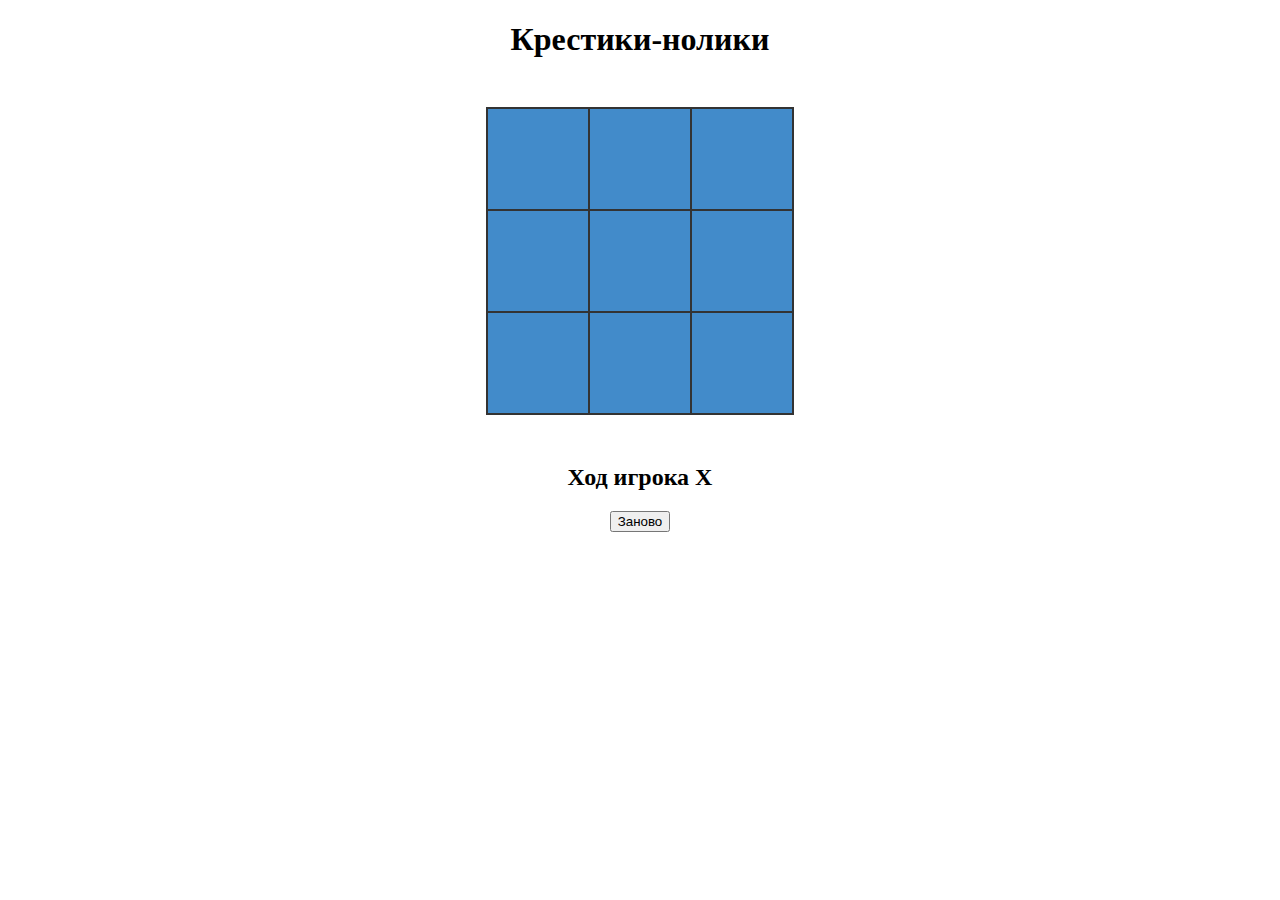
<file: krestiki_noliki/index.html>
<!doctype html>
<html lang="en">
<head>
    <meta charset="UTF-8">
    <meta name="viewport"
          content="width=device-width, user-scalable=no, initial-scale=1.0, maximum-scale=1.0, minimum-scale=1.0">
    <meta http-equiv="X-UA-Compatible" content="ie=edge">
    <title>Крестики-нолики</title>
    <link rel="stylesheet" href="style.css">
</head>
<body>
<section>
    <h1 class="game--title">Крестики-нолики</h1>
    <div class="game--container">
        <div data-cell-index="0" class="cell"></div>
        <div data-cell-index="1" class="cell"></div>
        <div data-cell-index="2" class="cell"></div>
        <div data-cell-index="3" class="cell"></div>
        <div data-cell-index="4" class="cell"></div>
        <div data-cell-index="5" class="cell"></div>
        <div data-cell-index="6" class="cell"></div>
        <div data-cell-index="7" class="cell"></div>
        <div data-cell-index="8" class="cell"></div>
    </div>
    <h2 class="game--status"></h2>
    <button class="game--restart">Заново</button>
</section>

<script src="script.js"></script>
</body>
</html>
</file>
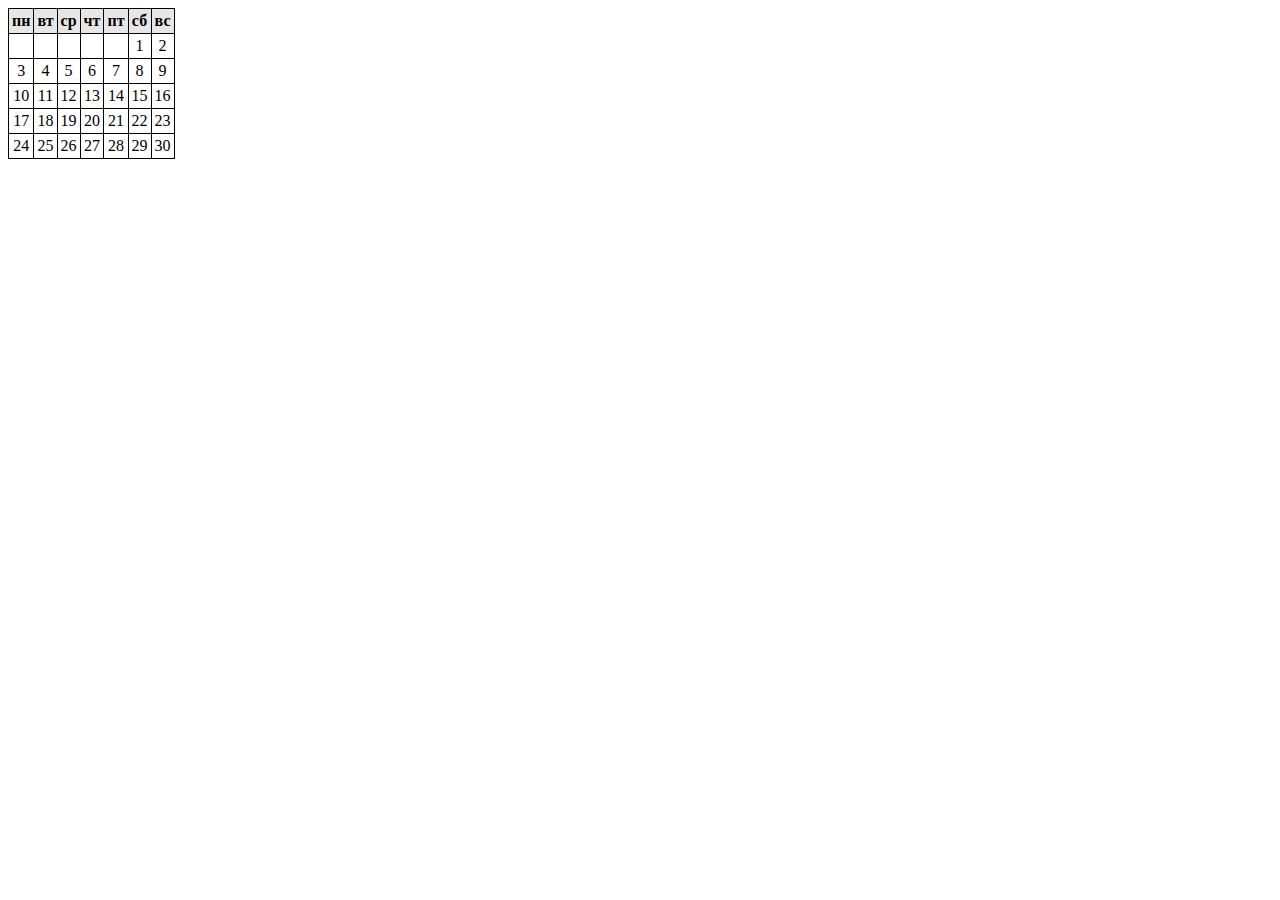
<file: seminar 11-12/index.html>
<?xml version="1.0" encoding="UTF-8"?>
<!DOCTYPE html
        PUBLIC "-//W3C//DTD XHTML 1.0 Transitional//EN"
        "http://www.w3.org/TR/xhtml1/DTD/xhtml1-transitional.dtd">
<html xmlns="http://www.w3.org/1999/xhtml" xml:lang="en" lang="en">
<head>
    <script src="script2.js"></script>
    <style>
        table {
            border-collapse: collapse;
        }

        td,
        th {
            border: 1px solid black;
            padding: 3px;
            text-align: center;
        }

        th {
            font-weight: bold;
            background-color: #E6E6E6;
        }
    </style>
</head>

<body>


<div id="calendar"></div>

<script>
    function createCalendar(elem, year, month) {

        let mon = month - 1; // месяцы в JS идут от 0 до 11, а не от 1 до 12
        let d = new Date(year, mon);

        let table = '<table><tr><th>пн</th><th>вт</th><th>ср</th><th>чт</th><th>пт</th><th>сб</th><th>вс</th></tr><tr>';

        // пробелы для первого ряда
        // с понедельника до первого дня месяца
        // * * * 1  2  3  4
        for (let i = 0; i < getDay(d); i++) {
            table += '<td></td>';
        }

        // <td> ячейки календаря с датами
        while (d.getMonth() == mon) {
            table += '<td>' + d.getDate() + '</td>';

            if (getDay(d) % 7 == 6) { // вс, последний день - перевод строки
                table += '</tr><tr>';
            }

            d.setDate(d.getDate() + 1);
        }

        // добить таблицу пустыми ячейками, если нужно
        // 29 30 31 * * * *
        if (getDay(d) != 0) {
            for (let i = getDay(d); i < 7; i++) {
                table += '<td></td>';
            }
        }

        // закрыть таблицу
        table += '</tr></table>';

        elem.innerHTML = table;
    }

    function getDay(date) { // получить номер дня недели, от 0 (пн) до 6 (вс)
        let day = date.getDay();
        if (day == 0) day = 7; // сделать воскресенье (0) последним днем
        return day - 1;
    }

    createCalendar(calendar, 2012, 9);
</script>

</body>
</html>
</html>
</file>
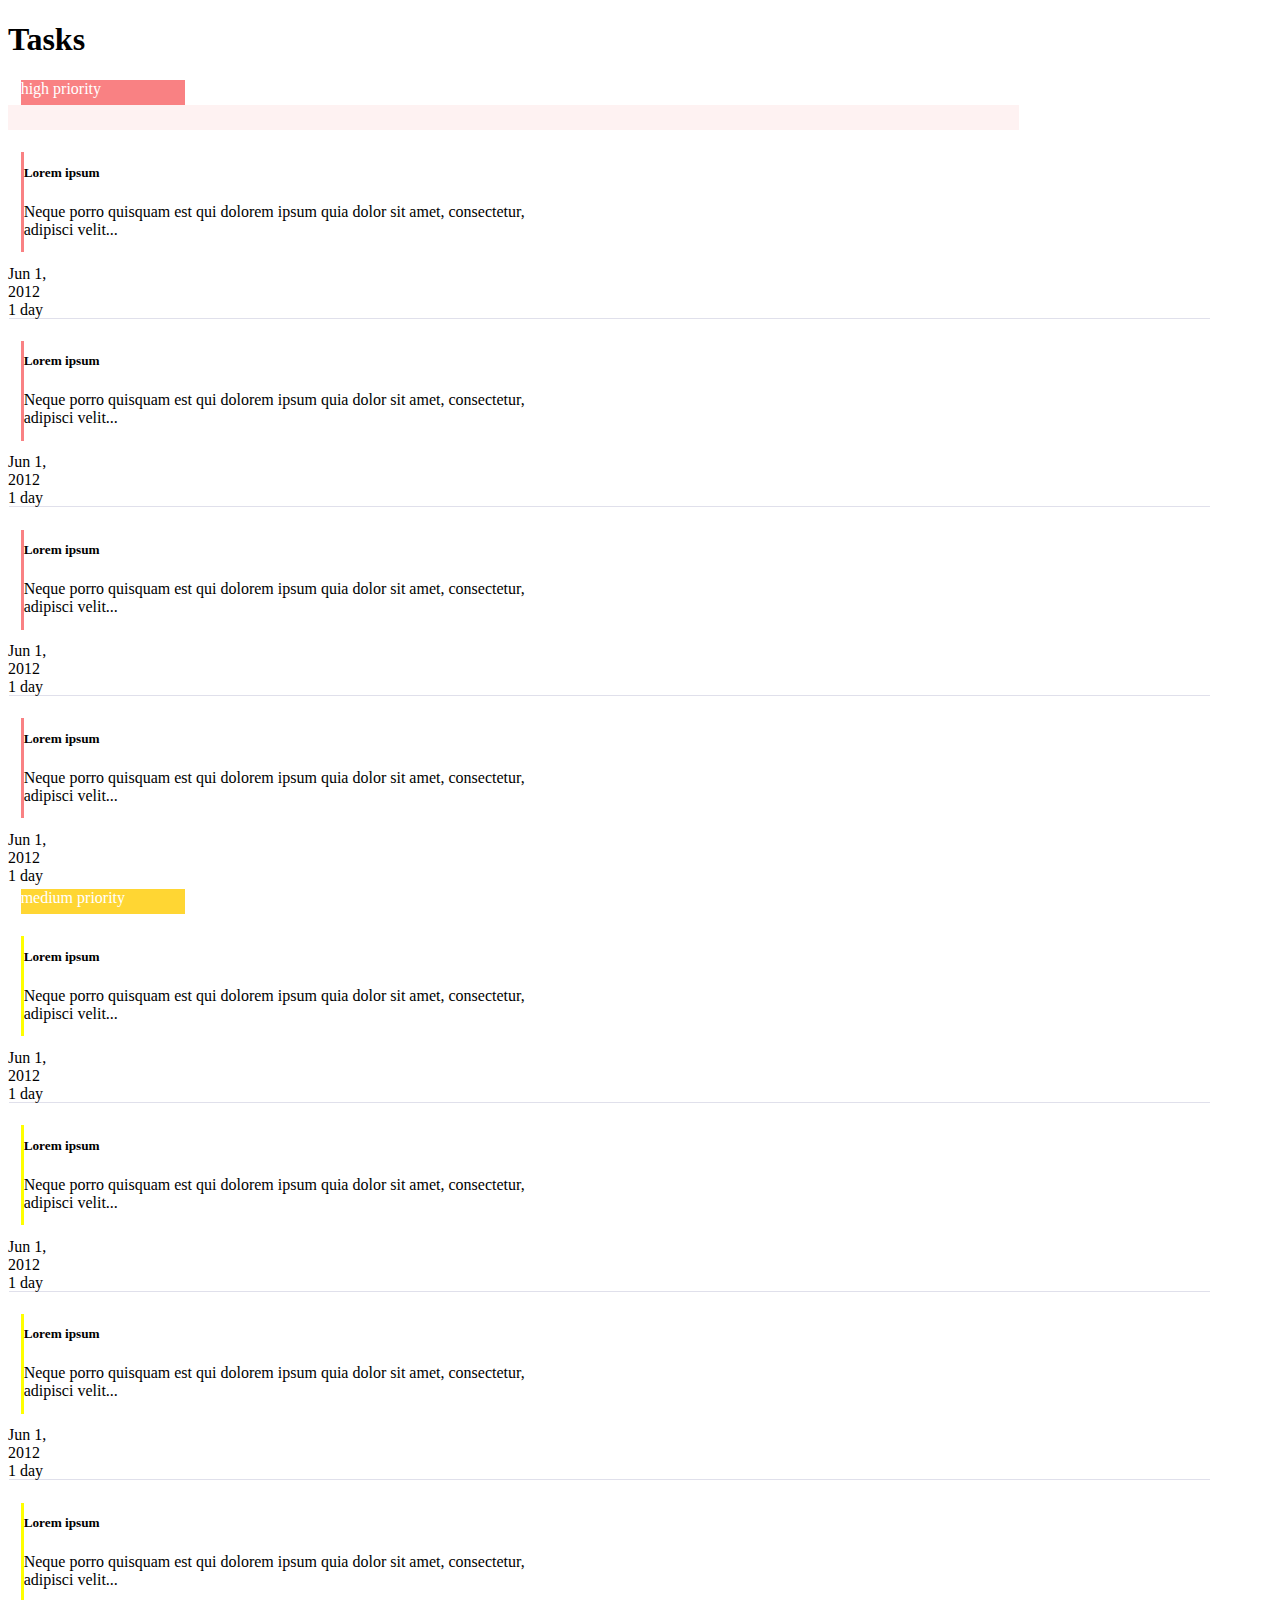
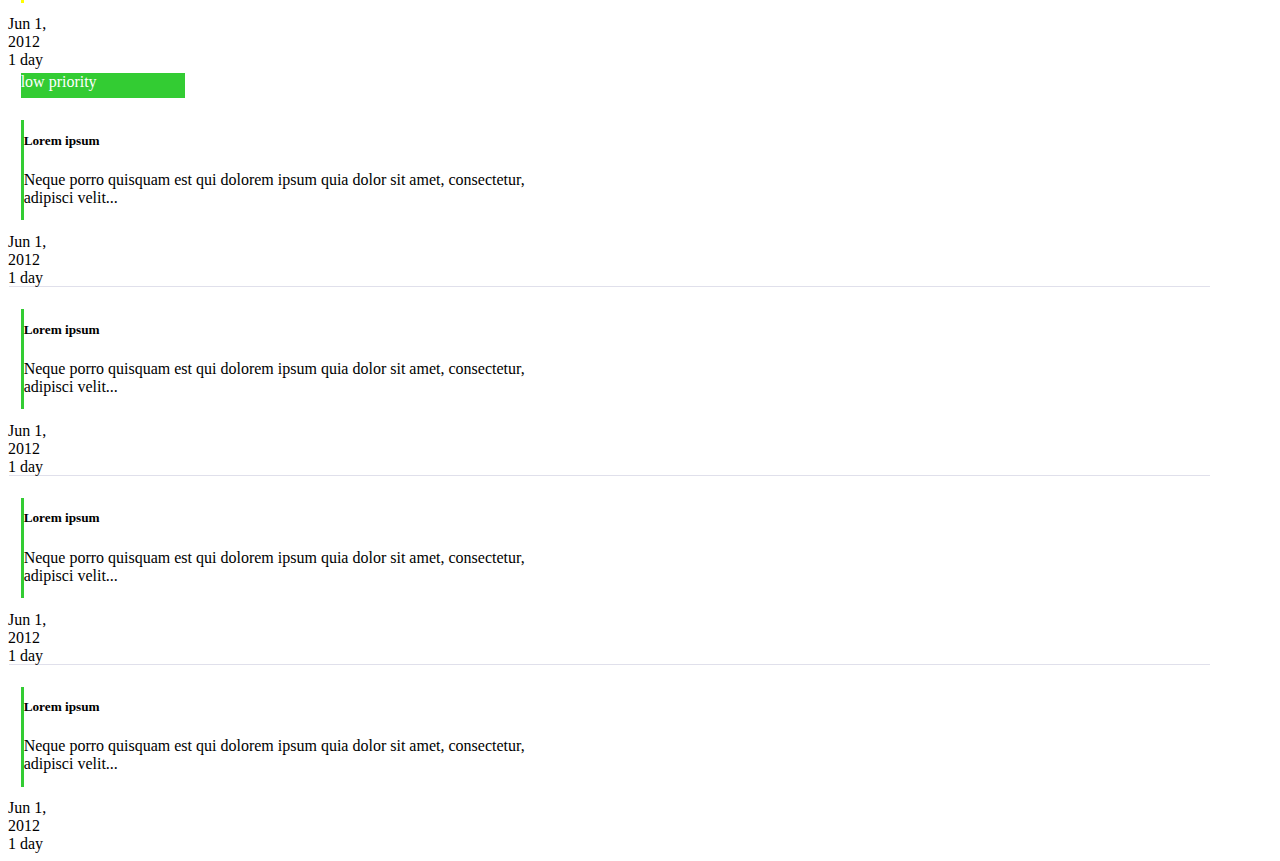
<file: seminar 3-4/ex1/index.html>
<!DOCTYPE html>
<html>
    <head>
        <meta charset="UTF-8">
        <link rel="stylesheet" href="style.css">
        <link href="https://cdn.jsdelivr.net/npm/bootstrap@5.1.1/dist/css/bootstrap.min.css" rel="stylesheet" integrity="sha384-F3w7mX95PdgyTmZZMECAngseQB83DfGTowi0iMjiWaeVhAn4FJkqJByhZMI3AhiU" crossorigin="anonymous">
        <script src="https://cdn.jsdelivr.net/npm/bootstrap@5.1.1/dist/js/bootstrap.bundle.min.js" integrity="sha384-/bQdsTh/da6pkI1MST/rWKFNjaCP5gBSY4sEBT38Q/9RBh9AH40zEOg7Hlq2THRZ" crossorigin="anonymous"></script>
        <title>Список задач</title>
    </head>
    <body>
        <div class="container">

            <div class="row">
                <div class="col-md-12" id="title"><h1>Tasks</h1></div>
            </div>
            
            <div class="row">
                <div class="col-md-2" id="one">high priority</div>
                <div class="col-md-10" id="two"></div>
            </div>
            <div class="row">
                <div class="col-md-10" id="line">
                    <h5 id="text">Lorem ipsum</h5>
                    Neque porro quisquam est qui dolorem ipsum quia dolor sit amet, consectetur,<br> adipisci velit...
                </div>
                <div class="col-md-1 text-end" id="date">Jun 1,<br>2012<br>1 day</div>
            </div>
            <div class="spanline"></div> 

            <div class="row" id="second">
                <div class="col-md-10" id="line">
                    <h5 id="text">Lorem ipsum</h5>
                    Neque porro quisquam est qui dolorem ipsum quia dolor sit amet, consectetur,<br> adipisci velit...
                </div>
                <div class="col-md-1 text-end" id="date">Jun 1,<br>2012<br>1 day</div>
            </div>
            <div class="spanline"></div>

            <div class="row" id="second">
                <div class="col-md-10" id="line">
                    <h5 id="text">Lorem ipsum</h5>
                    Neque porro quisquam est qui dolorem ipsum quia dolor sit amet, consectetur,<br> adipisci velit...
                </div>
                <div class="col-md-1 text-end" id="date">Jun 1,<br>2012<br>1 day</div>
            </div>
            <div class="spanline"></div>

            <div class="row" id="second">
                <div class="col-md-10" id="line">
                    <h5 id="text">Lorem ipsum</h5>
                    Neque porro quisquam est qui dolorem ipsum quia dolor sit amet, consectetur,<br> adipisci velit...
                </div>
                <div class="col-md-1 text-end" id="date">Jun 1,<br>2012<br>1 day</div>
            </div>

            <div class="row">
                <div class="col-md-2" id="one_1">medium priority</div>
                <div class="col-md-10" id="two_2"></div>
            </div>
            <div class="row">
                <div class="col-md-10" id="line_2">
                    <h5 id="text">Lorem ipsum</h5>
                    Neque porro quisquam est qui dolorem ipsum quia dolor sit amet, consectetur,<br> adipisci velit...
                </div>
                <div class="col-md-1 text-end" id="date">Jun 1,<br>2012<br>1 day</div>
            </div>
            <div class="spanline"></div> 

            <div class="row" id="second">
                <div class="col-md-10" id="line_2">
                    <h5 id="text">Lorem ipsum</h5>
                    Neque porro quisquam est qui dolorem ipsum quia dolor sit amet, consectetur,<br> adipisci velit...
                </div>
                <div class="col-md-1 text-end" id="date">Jun 1,<br>2012<br>1 day</div>
            </div>
            <div class="spanline"></div>

            <div class="row" id="second">
                <div class="col-md-10" id="line_2">
                    <h5 id="text">Lorem ipsum</h5>
                    Neque porro quisquam est qui dolorem ipsum quia dolor sit amet, consectetur,<br> adipisci velit...
                </div>
                <div class="col-md-1 text-end" id="date">Jun 1,<br>2012<br>1 day</div>
            </div>
            <div class="spanline"></div>

            <div class="row" id="second">
                <div class="col-md-10" id="line_2">
                    <h5 id="text">Lorem ipsum</h5>
                    Neque porro quisquam est qui dolorem ipsum quia dolor sit amet, consectetur,<br> adipisci velit...
                </div>
                <div class="col-md-1 text-end" id="date">Jun 1,<br>2012<br>1 day</div>
            </div>

            <div class="row">
                <div class="col-md-2" id="one_2">low priority</div>
                <div class="col-md-10" id="two_3"></div>
            </div>
            <div class="row">
                <div class="col-md-10" id="line_3">
                    <h5 id="text">Lorem ipsum</h5>
                    Neque porro quisquam est qui dolorem ipsum quia dolor sit amet, consectetur,<br> adipisci velit...
                </div>
                <div class="col-md-1 text-end" id="date">Jun 1,<br>2012<br>1 day</div>
            </div>
            <div class="spanline"></div> 

            <div class="row" id="second">
                <div class="col-md-10" id="line_3">
                    <h5 id="text">Lorem ipsum</h5>
                    Neque porro quisquam est qui dolorem ipsum quia dolor sit amet, consectetur,<br> adipisci velit...
                </div>
                <div class="col-md-1 text-end" id="date">Jun 1,<br>2012<br>1 day</div>
            </div>
            <div class="spanline"></div>

            <div class="row" id="second">
                <div class="col-md-10" id="line_3">
                    <h5 id="text">Lorem ipsum</h5>
                    Neque porro quisquam est qui dolorem ipsum quia dolor sit amet, consectetur,<br> adipisci velit...
                </div>
                <div class="col-md-1 text-end" id="date">Jun 1,<br>2012<br>1 day</div>
            </div>
            <div class="spanline"></div>

            <div class="row" id="second">
                <div class="col-md-10" id="line_3">
                    <h5 id="text">Lorem ipsum</h5>
                    Neque porro quisquam est qui dolorem ipsum quia dolor sit amet, consectetur,<br> adipisci velit...
                </div>
                <div class="col-md-1 text-end" id="date">Jun 1,<br>2012<br>1 day</div>
            </div>
        </div>
    </body>
</html>
</file>
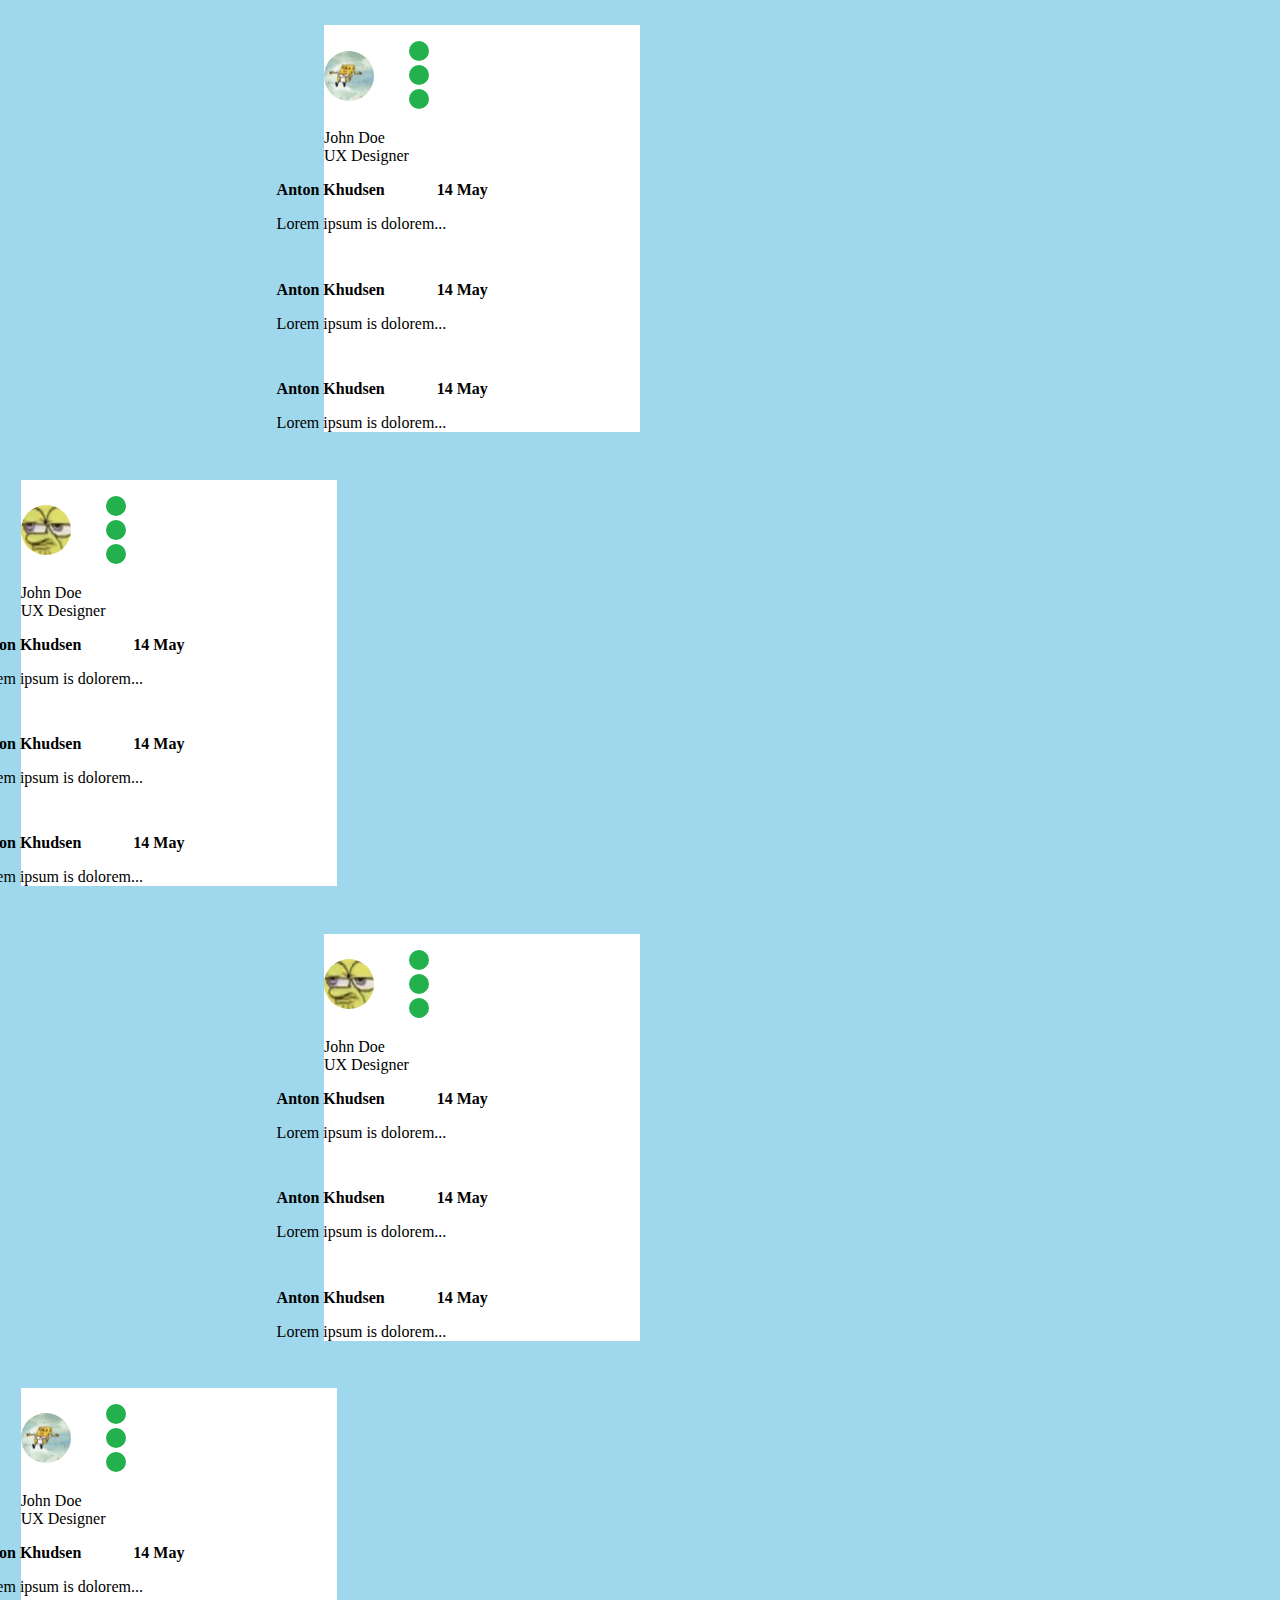
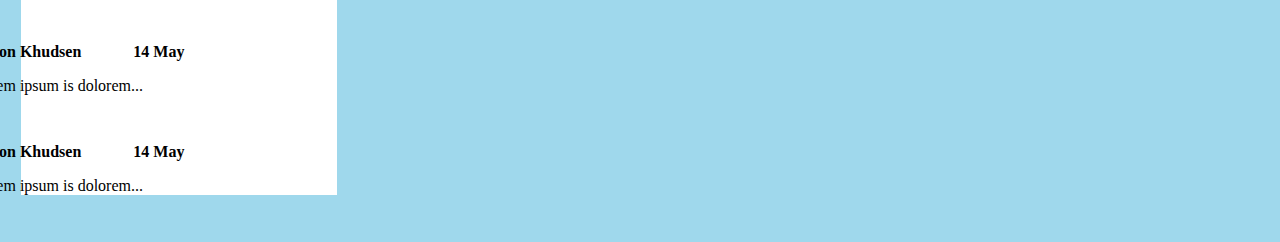
<file: seminar 3-4/ex2/index.html>
<!DOCTYPE html>
<html>
    <head>
        <meta charset="UTF-8">
        <link rel="stylesheet" href="style.css">
        <link href="https://cdn.jsdelivr.net/npm/bootstrap@5.1.1/dist/css/bootstrap.min.css" rel="stylesheet" integrity="sha384-F3w7mX95PdgyTmZZMECAngseQB83DfGTowi0iMjiWaeVhAn4FJkqJByhZMI3AhiU" crossorigin="anonymous">
        <script src="https://cdn.jsdelivr.net/npm/bootstrap@5.1.1/dist/js/bootstrap.bundle.min.js" integrity="sha384-/bQdsTh/da6pkI1MST/rWKFNjaCP5gBSY4sEBT38Q/9RBh9AH40zEOg7Hlq2THRZ" crossorigin="anonymous"></script>
        <title></title>
    </head>
    <body style="background-color: #9FD8EC">
        <div class="container">
            <div class="row">
                <div class="col-md-6" id="form_1">
                    <div class="row">
                        <div class="col-md-3" id="text">
                            <img src="img/1.jpg" width="50px" height="50px" class="photo">
                            <div class="vert_line_1"></div>
                            <img src="img/3.jpg" width="20" height="20" class="circle">
                            <div class="vert_line"></div>
                            <img src="img/3.jpg" width="20" height="20" class="circle">
                            <div class="vert_line"></div>
                            <img src="img/3.jpg" width="20" height="20" class="circle">
                            <div class="vert_line_s"></div>
                        </div>
                        <div class="col-md-9">
                            <p>John Doe<br>UX Designer</p>
                            
                            <p class="name">Anton Khudsen             14 May</p>
                            <p class="lorem">Lorem ipsum is dolorem...</p>

                            <p class="name">Anton Khudsen             14 May</p>
                            <p class="lorem">Lorem ipsum is dolorem...</p>

                            <p class="name">Anton Khudsen             14 May</p>
                            <p class="lorem">Lorem ipsum is dolorem...</p>
                        </div>
                    </div>
                </div>

                <div class="col-md-6" id="form_2">
                    <div class="row">
                        <div class="col-md-3" id="text">
                            <img src="img/2.jpg" width="50px" height="50px" class="photo">
                            <div class="vert_line_1"></div>
                            <img src="img/3.jpg" width="20" height="20" class="circle">
                            <div class="vert_line"></div>
                            <img src="img/3.jpg" width="20" height="20" class="circle">
                            <div class="vert_line"></div>
                            <img src="img/3.jpg" width="20" height="20" class="circle">
                            <div class="vert_line_s"></div>
                        </div>
                        <div class="col-md-9">
                            <p>John Doe<br>UX Designer</p>
                            
                            <p class="name">Anton Khudsen             14 May</p>
                            <p class="lorem">Lorem ipsum is dolorem...</p>

                            <p class="name">Anton Khudsen             14 May</p>
                            <p class="lorem">Lorem ipsum is dolorem...</p>

                            <p class="name">Anton Khudsen             14 May</p>
                            <p class="lorem">Lorem ipsum is dolorem...</p>
                        </div>
                    </div>
                </div>
            </div>

            <div class="row" id="row_2">
                <div class="col-md-6" id="form_1">
                    <div class="row">
                        <div class="col-md-3" id="text">
                            <img src="img/2.jpg" width="50px" height="50px" class="photo">
                            <div class="vert_line_1"></div>
                            <img src="img/3.jpg" width="20" height="20" class="circle">
                            <div class="vert_line"></div>
                            <img src="img/3.jpg" width="20" height="20" class="circle">
                            <div class="vert_line"></div>
                            <img src="img/3.jpg" width="20" height="20" class="circle">
                            <div class="vert_line_s"></div>
                        </div>
                        <div class="col-md-9">
                            <p>John Doe<br>UX Designer</p>
                            
                            <p class="name">Anton Khudsen             14 May</p>
                            <p class="lorem">Lorem ipsum is dolorem...</p>

                            <p class="name">Anton Khudsen             14 May</p>
                            <p class="lorem">Lorem ipsum is dolorem...</p>

                            <p class="name">Anton Khudsen             14 May</p>
                            <p class="lorem">Lorem ipsum is dolorem...</p>
                        </div>
                    </div>
                </div>

                <div class="col-md-6" id="form_2">
                    <div class="row">
                        <div class="col-md-3" id="text">
                            <img src="img/1.jpg" width="50px" height="50px" class="photo">
                            <div class="vert_line_1"></div>
                            <img src="img/3.jpg" width="20" height="20" class="circle">
                            <div class="vert_line"></div>
                            <img src="img/3.jpg" width="20" height="20" class="circle">
                            <div class="vert_line"></div>
                            <img src="img/3.jpg" width="20" height="20" class="circle">
                            <div class="vert_line_s"></div>
                        </div>
                        <div class="col-md-9">
                            <p>John Doe<br>UX Designer</p>
                            
                            <p class="name">Anton Khudsen             14 May</p>
                            <p class="lorem">Lorem ipsum is dolorem...</p>

                            <p class="name">Anton Khudsen             14 May</p>
                            <p class="lorem">Lorem ipsum is dolorem...</p>

                            <p class="name">Anton Khudsen             14 May</p>
                            <p class="lorem">Lorem ipsum is dolorem...</p>
                        </div>
                    </div>
                </div>
            </div>
        </div>
    </body>
</html>
</file>
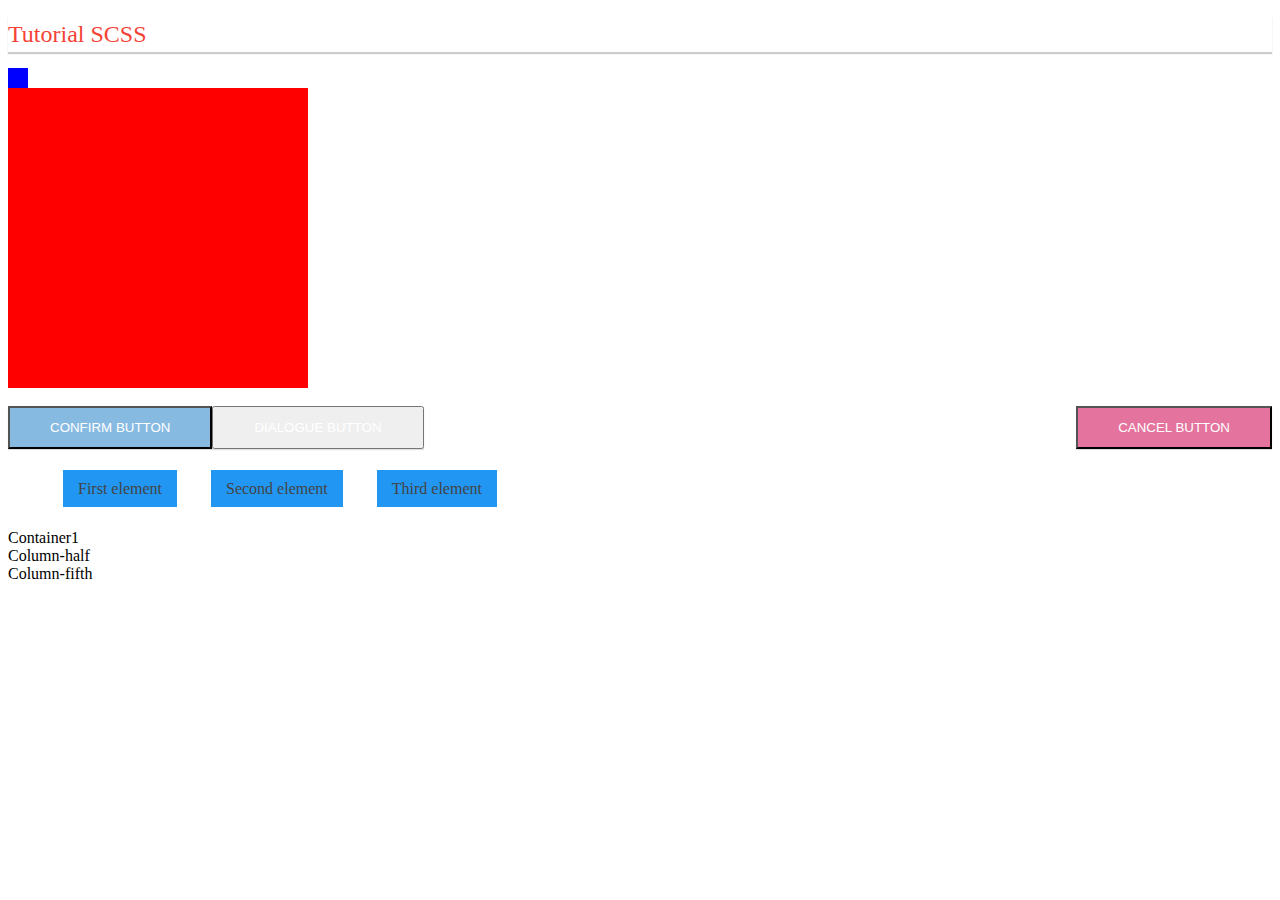
<file: seminar 7-8/Metodic work/index.html>
<!DOCTYPE html>
<html lang="ru">
<head>
    <meta charset='utf-8'>
    <title>Tutorial</title>
    <link rel="stylesheet" href="style.css">
</head>	
<body>
    <div class="container">
        <h1 class="title">Tutorial SCSS</h1>
    </div>
    <div class="small-blue-square"></div>
    <div class="big-red-square"></div>
    <br>
    <button class="dialog-button">DIALOGUE BUTTON</button>
    <button class="confirm">CONFIRM BUTTON</button>
    <button class="cancel">CANCEL BUTTON</button>
        <ul>
            <li>
                <a>First element</a>
            </li>
            <li>
                <a>Second element</a>
            </li>
            <li>
                <a>Third element</a>
            </li>
        </ul>
    </div>
    <div class="container1">Container1</div>
    <div class="column-half">Column-half</div>
    <div class="column-fifth">Column-fifth</div>
</body>
</html>
</file>
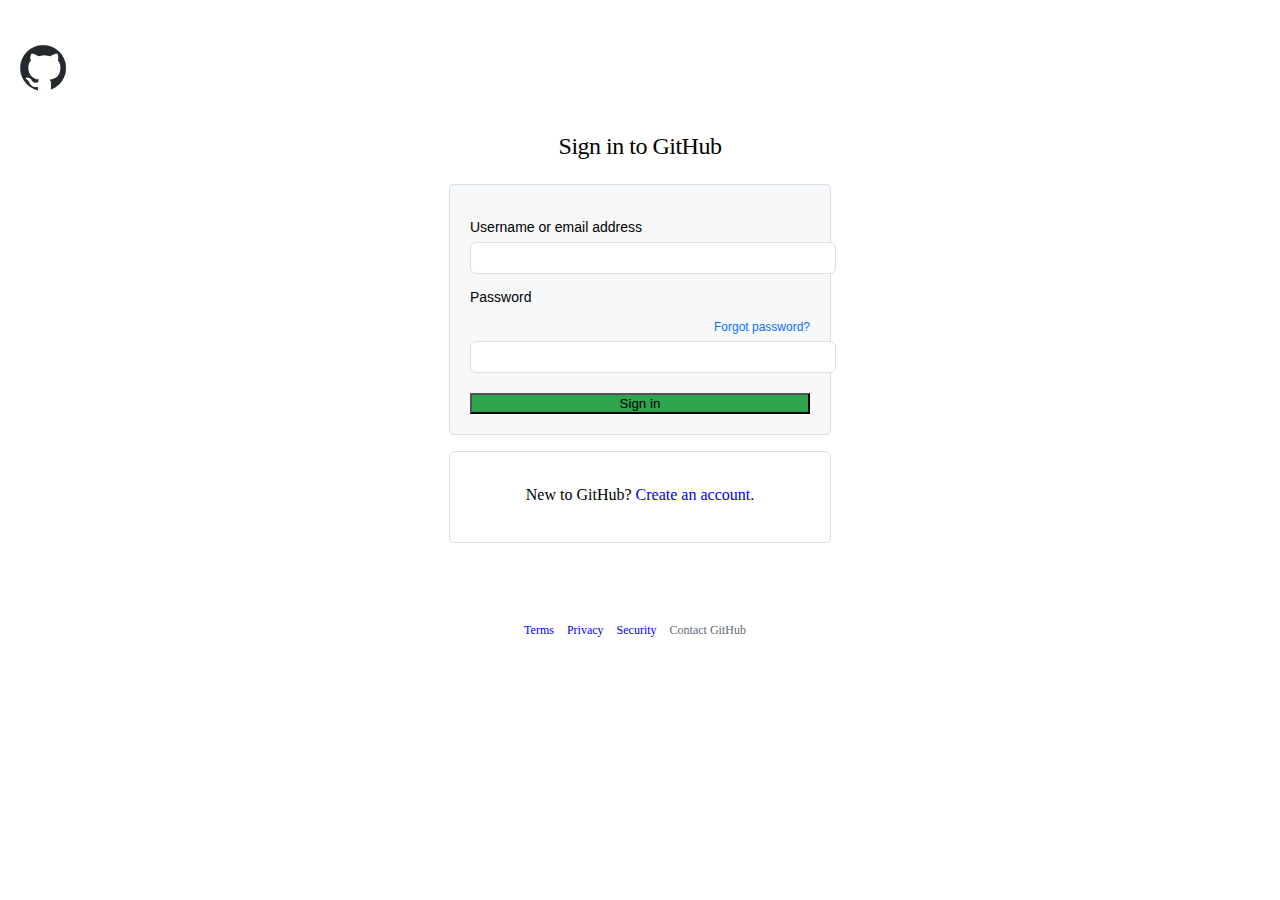
<file: seminar 3-4/ex3/in/index.html>
<!DOCTYPE html>
<html>
    <head>
        <meta charset="UTF-8">
        <link rel="stylesheet" href="style.css">
        <link href="https://cdn.jsdelivr.net/npm/bootstrap@5.1.1/dist/css/bootstrap.min.css" rel="stylesheet" integrity="sha384-F3w7mX95PdgyTmZZMECAngseQB83DfGTowi0iMjiWaeVhAn4FJkqJByhZMI3AhiU" crossorigin="anonymous">
        <script src="https://cdn.jsdelivr.net/npm/bootstrap@5.1.1/dist/js/bootstrap.bundle.min.js" integrity="sha384-/bQdsTh/da6pkI1MST/rWKFNjaCP5gBSY4sEBT38Q/9RBh9AH40zEOg7Hlq2THRZ" crossorigin="anonymous"></script>
        <title></title>
    </head>
    <body style="background-color: #ffffff;">
        <div class="container">
            <img src="images/1.png" width="70px" height="70px" class="mx-auto d-block" id="logo">
            <p class="sign">Sign in to GitHub</p>
            <div class="row">
                <div class="col-md-6" id="block">
                    <p class="username">Username or email address</p>
                    <input type="text">
                    <div class="row">
                        <div class="col-md-6">
                            <p id="password">Password</p>
                        </div>
                        <div class="col-md-6">
                            <a href="https://github.com/password_reset" id="link_1">Forgot password?</a>
                        </div>
                    </div>
                    <input type="text"><br>
                    <button type="button" class="btn btn-success" id="btn_1">Sign in</button>
                </div>
            </div>

            <div class="row">
                <div class="col-md-6" id="block_1">
                    <p id="new_user">New to GitHub? <a href="https://github.com/password_reset" id="link_2">Create an account.</a></p>
                </div>
            </div>

            <div class="row">
                <div class="col-md-12" id="block_2">
                    <a href="https://docs.github.com/en/github/site-policy/github-terms-of-service" id="one">Terms</a>
                    <a href="https://docs.github.com/en/github/site-policy/github-privacy-statement" id="two">Privacy</a>
                    <a href="https://github.com/security" id="three">Security</a>
                    <a href="https://support.github.com/request" id="four">Contact GitHub</a>
                </div>
            </div>
        </div>
    </body>
</html>
</file>
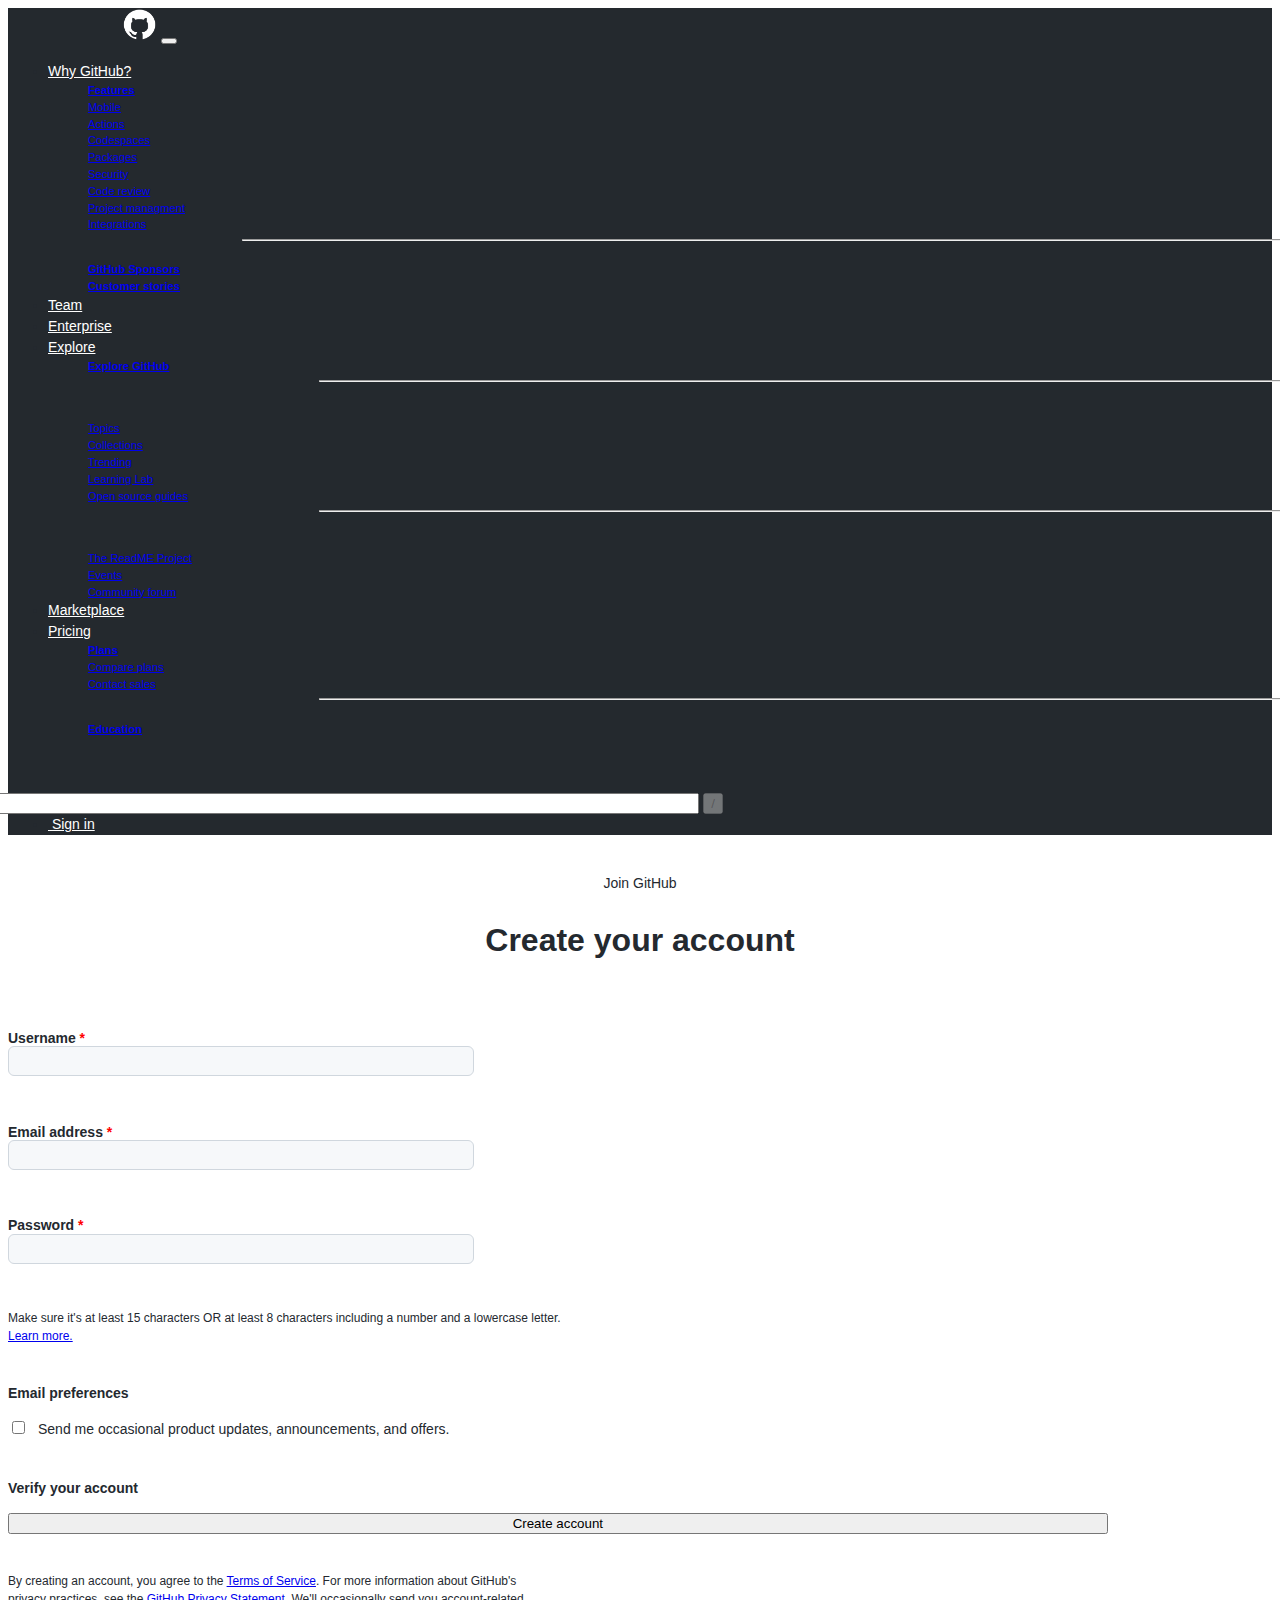
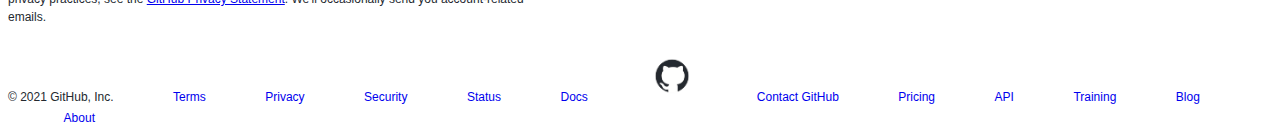
<file: seminar 3-4/ex3/up/index.html>
<!DOCTYPE html>
<html>
    <head>
        <meta charset="UTF-8">
        <link rel="stylesheet" href="style.css">
        <link href="https://cdn.jsdelivr.net/npm/bootstrap@5.1.1/dist/css/bootstrap.min.css" rel="stylesheet" integrity="sha384-F3w7mX95PdgyTmZZMECAngseQB83DfGTowi0iMjiWaeVhAn4FJkqJByhZMI3AhiU" crossorigin="anonymous">
        <script src="https://cdn.jsdelivr.net/npm/bootstrap@5.1.1/dist/js/bootstrap.bundle.min.js" integrity="sha384-/bQdsTh/da6pkI1MST/rWKFNjaCP5gBSY4sEBT38Q/9RBh9AH40zEOg7Hlq2THRZ" crossorigin="anonymous"></script>
        <title></title>
    </head>
    <body>
        <nav class="navbar navbar-customclass navbar-expand-lg">
            <div class="container">
              <a class="navbar-brand" href="#" style="margin-left: 9%"><img src="images/github_PNG47.png" width="35" height="33"></a>
              <button class="navbar-toggler" type="button" data-bs-toggle="collapse" data-bs-target="#navbarSupportedContent" aria-controls="navbarSupportedContent" aria-expanded="false" aria-label="Toggle navigation">
                <span class="navbar-toggler-icon"></span>
              </button>
              <div class="collapse navbar-collapse w-100 order-1 order-md-0 dual-collapse2" id="navbarSupportedContent">
                <ul class="navbar-nav me-auto mb-2 mb-lg-0">
                  <li class="nav-item dropdown">
                    <a class="nav-link dropdown-toggle" href="#" id="navbarDropdown" role="button" data-bs-toggle="dropdown" aria-expanded="false">
                      Why GitHub?
                    </a>
                    <ul class="dropdown-menu" aria-labelledby="navbarDropdown" style="min-width: 200%; font-size: 80%">
                      <li><a class="dropdown-item" href="#"><b>Features</b></a></li>
                      <li><a class="dropdown-item" href="#">Mobile</a></li>
                      <li><a class="dropdown-item" href="#">Actions</a></li>
                      <li><a class="dropdown-item" href="#">Codespaces</a></li>
                      <li><a class="dropdown-item" href="#">Packages</a></li>
                      <li><a class="dropdown-item" href="#">Security</a></li>
                      <li><a class="dropdown-item" href="#">Code review</a></li>
                      <li><a class="dropdown-item" href="#">Project managment</a></li>
                      <li><a class="dropdown-item" href="#">Integrations</a></li>
                      <li><hr class="dropdown-divider" style="margin-left: 6.3%; width: 85%"></li>
                      <li><a class="dropdown-item" href="#"><b>GitHub Sponsors</b></a></li>
                      <li><a class="dropdown-item" href="#"><b>Customer stories</b></a></li>
                    </ul>
                  </li>
                  <li class="nav-item">
                    <a class="nav-link" aria-current="page" href="#">Team</a>
                  </li>
                  <li class="nav-item justify-content-end">
                    <a class="nav-link" aria-current="page" href="#">Enterprise</a>
                  </li>
                  <li class="nav-item dropdown">
                    <a class="nav-link dropdown-toggle" href="#" id="navbarDropdown" role="button" data-bs-toggle="dropdown" aria-expanded="false">
                      Explore
                    </a>
                    <ul class="dropdown-menu" aria-labelledby="navbarDropdown" style="font-size: 80%; min-width: 300%;">
                      <li><a class="dropdown-item" href="#"><b>Explore GitHub</b></a></li>
                      <li><hr class="dropdown-divider" style="margin-left: 6.3%; width: 85%"></li>
                      <li><span class="dropdown-item-text" style="font-family: monospace; color: 858185">Learn and contribute</span></li>
                      <li><a class="dropdown-item" href="#">Topics</a></li>
                      <li><a class="dropdown-item" href="#">Collections</a></li>
                      <li><a class="dropdown-item" href="#">Trending</a></li>
                      <li><a class="dropdown-item" href="#">Learning Lab</a></li>
                      <li><a class="dropdown-item" href="#">Open source guides</a></li>
                      <li><hr class="dropdown-divider" style="margin-left: 6.3%; width: 85%"></li>
                      <li><span class="dropdown-item-text" style="font-family: monospace; color: 858185">Connect with others</span></li>
                      <li><a class="dropdown-item" href="#">The ReadME Project</a></li>
                      <li><a class="dropdown-item" href="#">Events</a></li>
                      <li><a class="dropdown-item" href="#">Community forum</a></li>
                    </ul>
                  </li>
                  <li class="nav-item">
                    <a class="nav-link" aria-current="page" href="#">Marketplace</a>
                  </li>
                  <li class="nav-item dropdown">
                    <a class="nav-link dropdown-toggle" href="#" id="navbarDropdown" role="button" data-bs-toggle="dropdown" aria-expanded="false">
                      Pricing
                    </a>
                    <ul class="dropdown-menu" aria-labelledby="navbarDropdown" style="min-width: 300%; font-size: 80%">
                      <li><a class="dropdown-item" href="#"><b>Plans</b></a></li>
                      <li><a class="dropdown-item" href="#">Compare plans</a></li>
                      <li><a class="dropdown-item" href="#">Contact sales</a></li>
                      <li><hr class="dropdown-divider" style="margin-left: 6.3%; width: 85%"></li>
                      <li><a class="dropdown-item" href="#"><b>Education</b></a></li>
        
                    </ul>
        
                  </li>
        
                </ul>
              </div>
            </div>
            <div class="navbar-collapse collapse w-150 order-2 dual-collapse2" style="margin-right: 12%">
                <ul class="navbar-nav mx-auto" style="margin-top: 5%">
                  <div class="input-group mb-3">
                    <input type="tel" class="form-control" placeholder="Search GitHub" aria-label="Recipient's username" aria-describedby="button-addon2" style="border-color: 444D56; margin-left: -40%; width:100%" required/>
                    <button class="btn btn-outline-light" type="button" id="button-addon2" style="color: 444D56; border-color: 444D56;" disabled>/</button>
                  </div>
                    <li class="nav-item">
                        <a class="nav-link" href="homework-task3-sign_in.html" target="_blank" style="width: 140%">&nbspSign in</a>
                    </li>
                </ul>
            </div>
          </nav>
        <div class="container">
            <div class="text_1">
                <p class=join>Join GitHub</p>
                <h1 class="acc">Create your account</h1>
            </div>
            <div class="row justify-content-center">
                <div class="col-md-6">
                    <p><b>Username <span style="color: red">*</span></b></p>
                    <input type="text" id="all_input">

                    <p><b>Email address <span style="color: red">*</span></b></p>
                    <input type="text" id="all_input">

                    <p><b>Password <span style="color: red">*</span></b></p>
                    <input type="text" id="all_input">

                    <p class="make">Make sure it's at least 15 characters OR at least 8 characters including a number and a lowercase letter.
                      <br><a href="https://docs.github.com/en/authentication/keeping-your-account-and-data-secure/creating-a-strong-password">Learn more.</a>
                    </p>
                    

                    <p><b>Email preferences</b></p>
                    <input type="checkbox" style="padding-top: 10px"><span style="padding-left: 10px; font-size: 14px;">Send me occasional product updates, announcements, and offers.

                    <p><b>Verify your account</b></p>
                    <!-- <div class="verify"></div> -->

                    <button type="button" class="btn btn-success" id="btn_1">Create account</button>
                    <div class="col-md-11">
                        <p class="author">By creating an account, you agree to the <a href="https://docs.github.com/en/github/site-policy/github-terms-of-service">Terms of Service</a>. 
                            For more information about GitHub's<br> privacy practices, see the <a href="https://docs.github.com/en/github/site-policy/github-privacy-statement">GitHub Privacy Statement</a>. 
                            We'll occasionally send you account-related<br> emails.</p>
                    </div>
                </div>
            </div>
            <hr class="line"></hr>
            <div class="row">
                <div class="footer">
                    <span class="hub">© 2021 GitHub, Inc.</span>
                    <a href="#">Terms</a>
                    <a href="#">Privacy</a>
                    <a href="#">Security</a>
                    <a href="#">Status</a>
                    <a href="#">Docs</a>
                    <a href="#"><img src="images/1.png" width="50px" height="50px"></a>
                    <a href="#">Contact GitHub</a>
                    <a href="#">Pricing</a>
                    <a href="#">API</a>
                    <a href="#">Training</a>
                    <a href="#">Blog</a>
                    <a href="#">About</a>
                </div>
            </div>
        </div>
    </body>
</html>
</file>
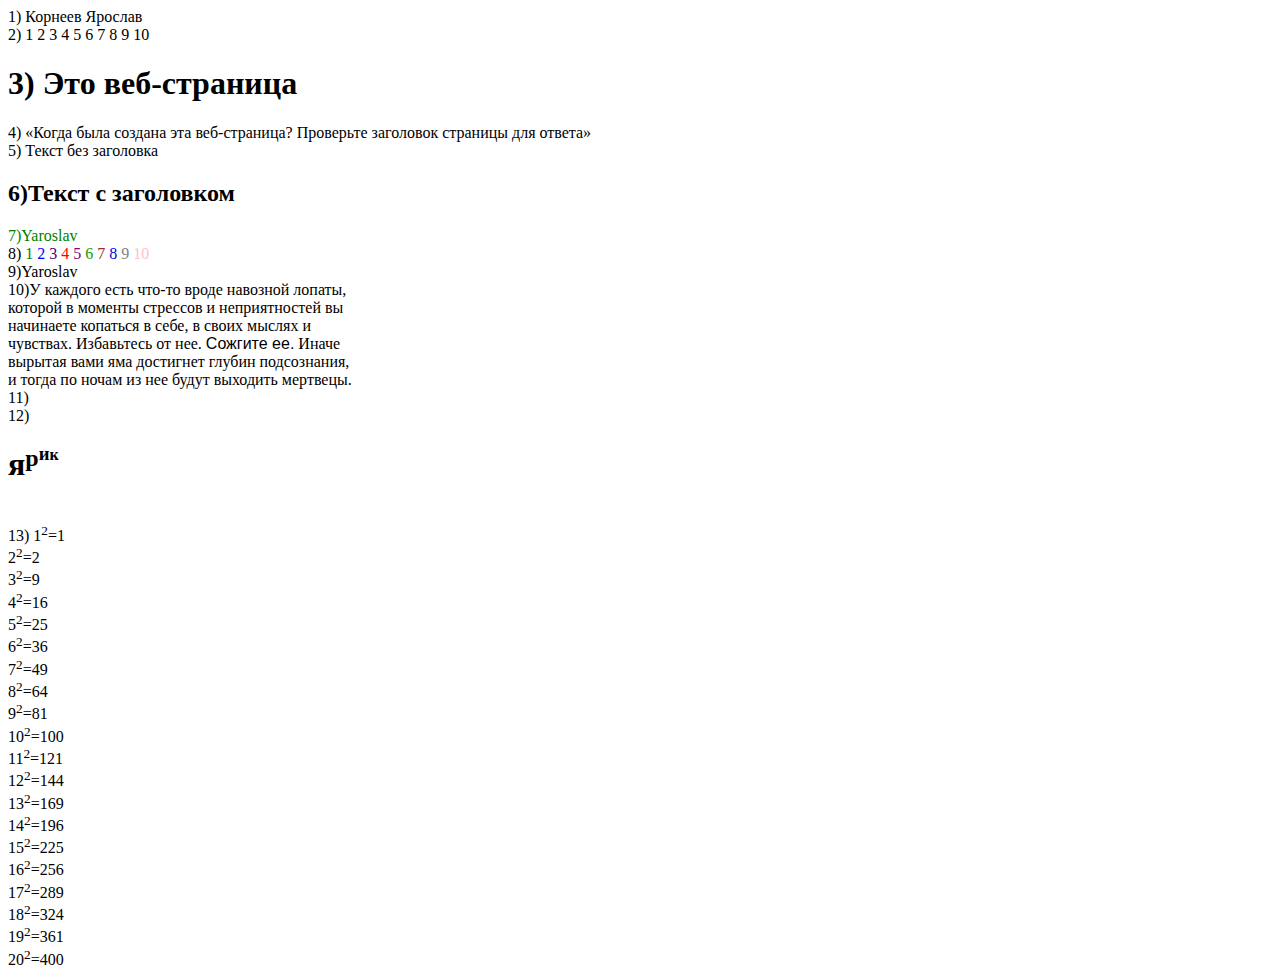
<file: sem1.html>
<html>
    <head>
    <meta charset="utf-8">
    <title>first sem</title>
        
    </head>
    <body>
        1) Корнеев Ярослав
        <br>
		
		2) 1 2 3 4 5 6 7 8 9 10	
		
		<h1>3) Это веб-страница</h1>
		
		4) «Когда была создана эта веб-страница? Проверьте заголовок страницы для ответа»
		
		<br>
		
		5) Текст без заголовка
		
		<h2>6)Текст с заголовком</h2>
		<font color="green">7)Yaroslav</font>
		<br>
		
		8)
		<font color="green">1</font>
		<font color="blue">2</font>
		<font color="indigo">3</font>
		<font color="red">4</font>
		<font color="purple">5</font>
		<font color="katakana">6</font>
		<font color="brown">7</font>
		<font color="light-blue">8</font>
		<font color="gray">9</font>
		<font color="pink">10</font>
		<br>
		<font face="Tahoma">9)Yaroslav</font>
		<br>
		
		10)<font face="Times New Roman">У каждого есть что-то вроде навозной лопаты,<br> которой в моменты стрессов и неприятностей вы<br> начинаете копаться в себе, в своих мыслях и<br> чувствах.</font>
		<font face="Calibri">Избавьтесь от нее.</font>
		<font face="Arial">Сожгите ее.</font>
		<font face="Tahoma">Иначе<br> вырытая вами яма достигнет глубин подсознания,<br> и тогда по ночам из нее будут выходить мертвецы.</font>
		<br>
		
		11)
		<br>
		
		12)	<style>
				.flex{ display: flex; }
			</style>
			<div class="flex">
				<h1 class="item">я</h1>
				<h2 class="item">р</h2>
				<h3 class="item">и</h3>
				<h4 class="item">к</h4>
			</div>
		<br>
		
		13)	1<sup>2</sup>=1<br>
			2<sup>2</sup>=2<br>
			3<sup>2</sup>=9<br>
			4<sup>2</sup>=16<br>
			5<sup>2</sup>=25<br>
			6<sup>2</sup>=36<br>
			7<sup>2</sup>=49<br>
			8<sup>2</sup>=64<br>
			9<sup>2</sup>=81<br>
			10<sup>2</sup>=100<br>
			11<sup>2</sup>=121<br>
			12<sup>2</sup>=144<br>
			13<sup>2</sup>=169<br>
			14<sup>2</sup>=196<br>
			15<sup>2</sup>=225<br>
			16<sup>2</sup>=256<br>
			17<sup>2</sup>=289<br>
			18<sup>2</sup>=324<br>
			19<sup>2</sup>=361<br>
			20<sup>2</sup>=400<br>
		
    </body>

</html>
</file>
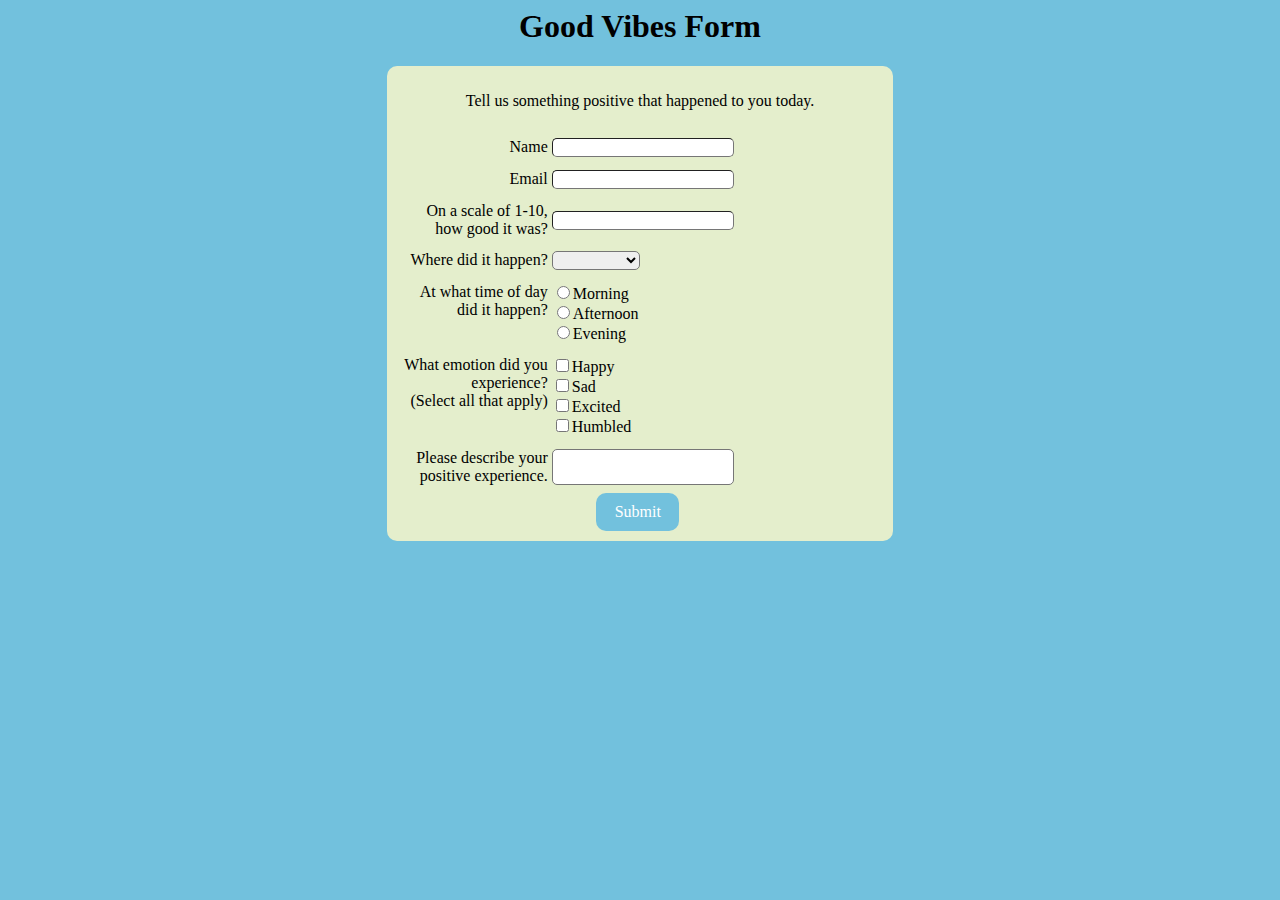
<file: seminar 1-2/form/form.html>
<html>
    <head>
        <meta charset="UTF-8">
        <link rel="stylesheet" href="style.css">
        <title>Form</title>
    </head>
    <body>
        <div class="header">
            <h1>Good Vibes Form</h1>
        </div>
        <div class="registration">
            <p class="head_text">Tell us something positive that happened to you today.</p>
            <table cols="2" width="70%" border="0px">
                <tr class="rows">
                    <td class="description"><label for="n">Name</label></td>
                    <td><input type="text" class="n"></td>
                </tr>
                <tr class="rows">
                    <td class="description"><label for="ln">Email</label></td>
                    <td><input type="email" class="ln"></td>
                </tr>
                <tr class="rows">
                    <td class="description"><label for="a">On a scale of 1-10, how good it was?</label></td>
                    <td><input class="a"></td>
                </tr>
                <tr class="rows">
                    <td  class="description"><label>Where did it happen?</label></td>
                    <td>
                        <select id="place">
                            <option value="Option 1"></option>
                            <option value="Option 2">Norilsk</option>
                            <option value="Option 3">Karaganda</option>
							<option value="Option 4">Moscow</option>
                        </select>
                    </td>
                </tr>
                <tr class="rows">
                    <td class="description"><label>At what time of day did it happen?</label></td>
                    <td>
                        <input name="radio_button" type="radio">Morning<br>
                        <input name="radio_button" type="radio">Afternoon<br>
                        <input name="radio_button" type="radio">Evening<br>
                    </td>
                </tr>
                <tr class="rows">
                    <td class="description"><label>What emotion did you experience?<br>(Select all that apply)</label></td>
                    <td>
                        <input type="checkbox">Happy<br>
                        <input type="checkbox">Sad<br>
                        <input type="checkbox">Excited<br>
                        <input type="checkbox">Humbled<br>
                    </td>
                </tr>
                <tr class="rows">
                    <td class="description"><label>Please describe your positive experience.</label></td>
                    <td><textarea name="comment"></textarea></td>
                </tr>
            </table>
            
            <a href="#" class="button_1">Submit</a>
        </div>
    </body>
</html>
</file>
<file: krestiki_noliki/style.css>
section {
    text-align: center;
    /*background: #3b5998;*/
}

.game--container {
    display: grid;
    grid-template-columns: repeat(3, auto);
    width: 306px;
    margin: 50px auto;
}

.cell {
    width: 100px;
    height: 100px;
    box-shadow: 0 0 0 1px #333333;
    border: 1px solid #333333;
    cursor: pointer;
    background: #428bca;

    line-height: 100px;
    font-size: 60px;
}
</file>
<file: seminar 3-4/ex1/style.css>
#one {
    background-color: #f98183;
    color: white;
    height: 25px;
    width: 13%;
    margin-left: 1%;
}

#two {
    background-color: #f98183;
    opacity: 0.1;
    height: 25px;
    width: 80%;
}

#line {
    border-left: 3px solid #f98183;
    height: 100px;
    margin-left: 1%;
    margin-top: 0.2px;
}

#text {
    padding-top: 1%;
}

.spanline {
    margin-left: 0.1%;
    margin-top: -1px;
    border-bottom: 1px solid #e0e0eb;
    width: 95%;
}

#second {
    margin-top: 1px;
}

#date {
    padding-top: 1%;
}

#line_2 {
    border-left: 3px solid yellow;
    height: 100px;
    margin-left: 1%;
    margin-top: 0.2px;
}

#one_1 {
    margin-top: 4px;
    background-color: #ffd633;
    color: white;
    height: 25px;
    width: 13%;
    margin-left: 1%;
}

#two_2 {
    margin-top: 4px;
    background-color: #ffd633;
    opacity: 0.1;
    width: 80%;
}

#line_3 {
    border-left: 3px solid #33cc33;
    height: 100px;
    margin-left: 1%;
    margin-top: 0.2px;
}

#one_2 {
    margin-top: 4px;
    background-color: #33cc33;
    color: white;
    height: 25px;
    width: 13%;
    margin-left: 1%;
}

#two_3 {
    margin-top: 4px;
    background-color: #33cc33;
    opacity: 0.1;
    width: 80%;
}
</file>
<file: seminar 3-4/ex2/style.css>
body{
    background-color: #9FD8EC;
}
#form_1 {
    background-color: white;
    margin-top: 2%;
    padding-top: 2%;
    width: 25%;
    margin-left: 25%;
}

#form_2 {
    background-color: white;
    margin-left: 1%;
    margin-top: 2%;
    padding-top: 2%;
    width: 25%;
}

.photo {
    border-radius: 50%;
}

.vert_line {
    border-right: 1px groove grey;
    height: 20%;
    margin-right: 55%;
    margin-top: -20%;
}

.circle {
    border-radius: 50%;
    margin-left: 27%;
    margin-bottom: 20%;
}

.name {
    white-space: pre-wrap;
    margin-bottom: 5px;
    font-weight: 600;
    margin-left: -15%;
}

.lorem {
    margin-left: -15%;
    margin-bottom: 15%;
}

.vert_line_1 {
    height: 14%;
    border-right: 1px groove grey;
    margin-right: 55%;
    margin-top: -20%;
}

.vert_line_s {
    border-right: 1px groove grey;
    height: 10%;
    margin-right: 55%;
    margin-top: -20%;
}

#row_2 {
    margin-bottom: 2%;
}
</file>
<file: seminar 7-8/Metodic work/style.css>
h1.title {
    font: normal 24px/1.5 "Open Sans", "sans-serif";
    color: #F44336;
  }
  
  div.container {
    color: #F44336;
    background: #fff;
    width: 100%;
    box-shadow: 0 2px 1px 0 rgba(0, 0, 0, 0.2);
  }
  
  .small-blue-square {
    width: 20px;
    height: 20px;
    background-color: blue;
  }
  
  .big-red-square {
    width: 300px;
    height: 300px;
    background-color: red;
  }
  
  .frame:hover {
    -webkit-transform: rotate(15deg);
    -ms-transform: rotate(15deg);
    transform: rotate(15deg);
  }
  
  .dialog-button, .confirm, .cancel {
    box-sizing: border-box;
    color: #ffffff;
    box-shadow: 0 1px 1px 0 rgba(0, 0, 0, 0.12);
    padding: 12px 40px;
    cursor: pointer; 
  }
  
  .confirm {
    background-color: #87bae1;
    float: left;
  }
  
  .cancel {
    background-color: #e4749e;
    float: right;
  }
  
  ul {
    list-style: none; 
  }
  ul li {
    padding: 15px;
    display: inline-block; 
  }
  ul li a {
    text-decoration: none;
    font-size: 16px;
    color: #444; 
  }
      
  .container1 {
    width: 800px;
  }
  
  .column-half {
    width: 400px;
  }
  
  .column-fifth {
    width: 160px;
  }
  
  a {
    padding: 10px 15px;
    background-color: #2196F3;
  }
  
  a:hover {
    background-color: #0c7cd5;
  }
</file>
<file: seminar 3-4/ex3/in/style.css>
#logo {
    margin-top: 2%;
}

.sign {
    font-size: 24px;
    font-weight: 300;
    letter-spacing: -0.5px;
    text-align: center;
    margin-top: 2%;
}

.username {
    margin-bottom: 7px;
    font-weight: 400;
    text-align: left;
    /* display: block */
}

#block {
    background-color: #f6f8fa;
    font-family: -apple-system,BlinkMacSystemFont,"Segoe UI",Helvetica,Arial,sans-serif,"Apple Color Emoji","Segoe UI Emoji";
    font-size: 14px;
    border: 1px solid #d8dee4;
    margin: 0 auto;
    text-align: center;
    width: 340px;
    border-radius: 5px;
    padding: 20px;
}

input {
    border: 1px solid #dae0e5;
    border-radius: 6px;
    width: 100%;
    padding: 5px 12px;
    font-size: 14px;
    line-height: 20px;
}

#btn_1 {
    background-color: #2da44e;
    margin-top: 20px;
    display: block;
    width: 100%;
    text-align: center;
}

#password {
    display: block;
    margin-bottom: 7px;
    font-weight: 400;
    text-align: left;
    margin-top: 15px;
}

#link_1 {
    font-size: 12px;
    color: #0d6efd;
    text-decoration: none;
    display: block;
    margin-bottom: 7px;
    font-weight: 400;
    text-align: right;
    margin-top: 15px;
}

#block_1 {
    padding: 15px 20px;
    margin-top: 16px !important;
    border: 1px solid #d8dee4;
    border-radius: 6px;
    text-align: center;
    width: 340px;
    height: 60px;
    margin: 0 auto;
    line-height: 1.5;
}

#link_2 {
    text-decoration: none;
}

#block_2 {
    max-width: 1012px;
    margin-right: auto;
    margin-left: auto;
    margin: 0 auto;
    margin-top: 40px !important;
    padding-top: 40px !important;
    padding-bottom: 40px !important;
    font-size: 12px !important;
    text-align: center;
}

#one, #two, #three, #four{
    padding-right: 10px;
    text-decoration: none;
}

#four {
    color: #626a74;
}
</file>
<file: seminar 3-4/ex3/up/style.css>
body {
    font-family: "Segoe UI",Helvetica,Arial,sans-serif,"Apple Color Emoji","Segoe UI Emoji" !important;
    font-size: 14px !important;
    line-height: 1.5 !important;
    color: #24292f !important;
    background-color: white !important;
}

.navbar-customclass {
    background-color: #24292E;
}

.navbar-customclass .navbar-nav .nav-link {
    color: white;
}

.navbar-customclass .nav-item.active .nav-link,
.navbar-customclass .nav-item:hover .nav-link {
    color: rgba(255,255,255,.6);
}

.join {
    margin-top: 2%;
    font-size: 14px;
    line-height: 1.5;
    text-align: center;
}

h1 {
    text-align: center;
    font-weight: 600 !important;
    font-size: 32px !important;
}

p {
    margin-top: 3% !important;
}

.text_1 {
    margin-bottom: 64px;
}

.verify {
    border: 1px solid #dddddd;
    height: 300px;
    width: 300px;
}

#all_input {
    width: 440px;
    max-width: 100%;
    margin-right: 5px;
    background-color: #f6f8fa;
    padding-top: 4px !important;
    padding-bottom: 4px !important;
    padding: 5px 12px;
    font-size: 14px;
    line-height: 20px;
    color: #24292f;
    vertical-align: middle;
    background-color: #f6f8fa;
    background-repeat: no-repeat;
    background-position: right 8px center;
    border: 1px solid #d0d7de;
    border-radius: 6px;
    outline: none;
    margin-top: -2%;
}

.author {
    font-size: 12px !important;
}

.line {
    background-color: grey;
    margin-bottom: 1%;
    border: none;
}

#text_2 {
    display: inline;
    font-size: 12px !important;
}

#text_3{
    display: inline;
    padding-left: 8%;
}

ul.first a {
    text-decoration: none;
    font-size: 12px !important;
}

#icon {
    width: 1%;
    margin-top: -1%;
}

.footer a {
    display: inline;
    padding-left: 4.4%;
    text-decoration: none;
    font-size: 12px !important;
}

.hub {
    font-size: 12px !important;
}

.make {
    font-size: 12px;
}

#btn_1 {
    width: 87%;
}
</file>
<file: seminar 1-2/form/style.css>
body
{
    background-color: #72c1dd;
}

a
{
    text-decoration: none;
} 

.header, .head_text
{
    text-align: center;
}



.registration
{
    background-color: #e4eecc;
    margin-left: 30%;
    margin-right: 30%;
    padding: 10px;
    border-radius: 10px;
    height: auto;
}

.button_1
{
    display: block;
    margin-top: 1%;
    margin-left: 41%;
    background-color: #72c1dd;
    color: white;
    padding: 10px;
    border: none;
    border-radius: 10px;
    width: 13%;
    text-align: center;
}

.description
{
    float: right;
    text-align: right;
}

td
{
    padding-top: 10px;
}

input
{
    border-radius: 5px;
    border-width: 1px;
}

select, textarea
{
    resize: none;
    border-radius: 5px;
}

.ln, .n, .a
{
    width: 100%;
}
</file>
